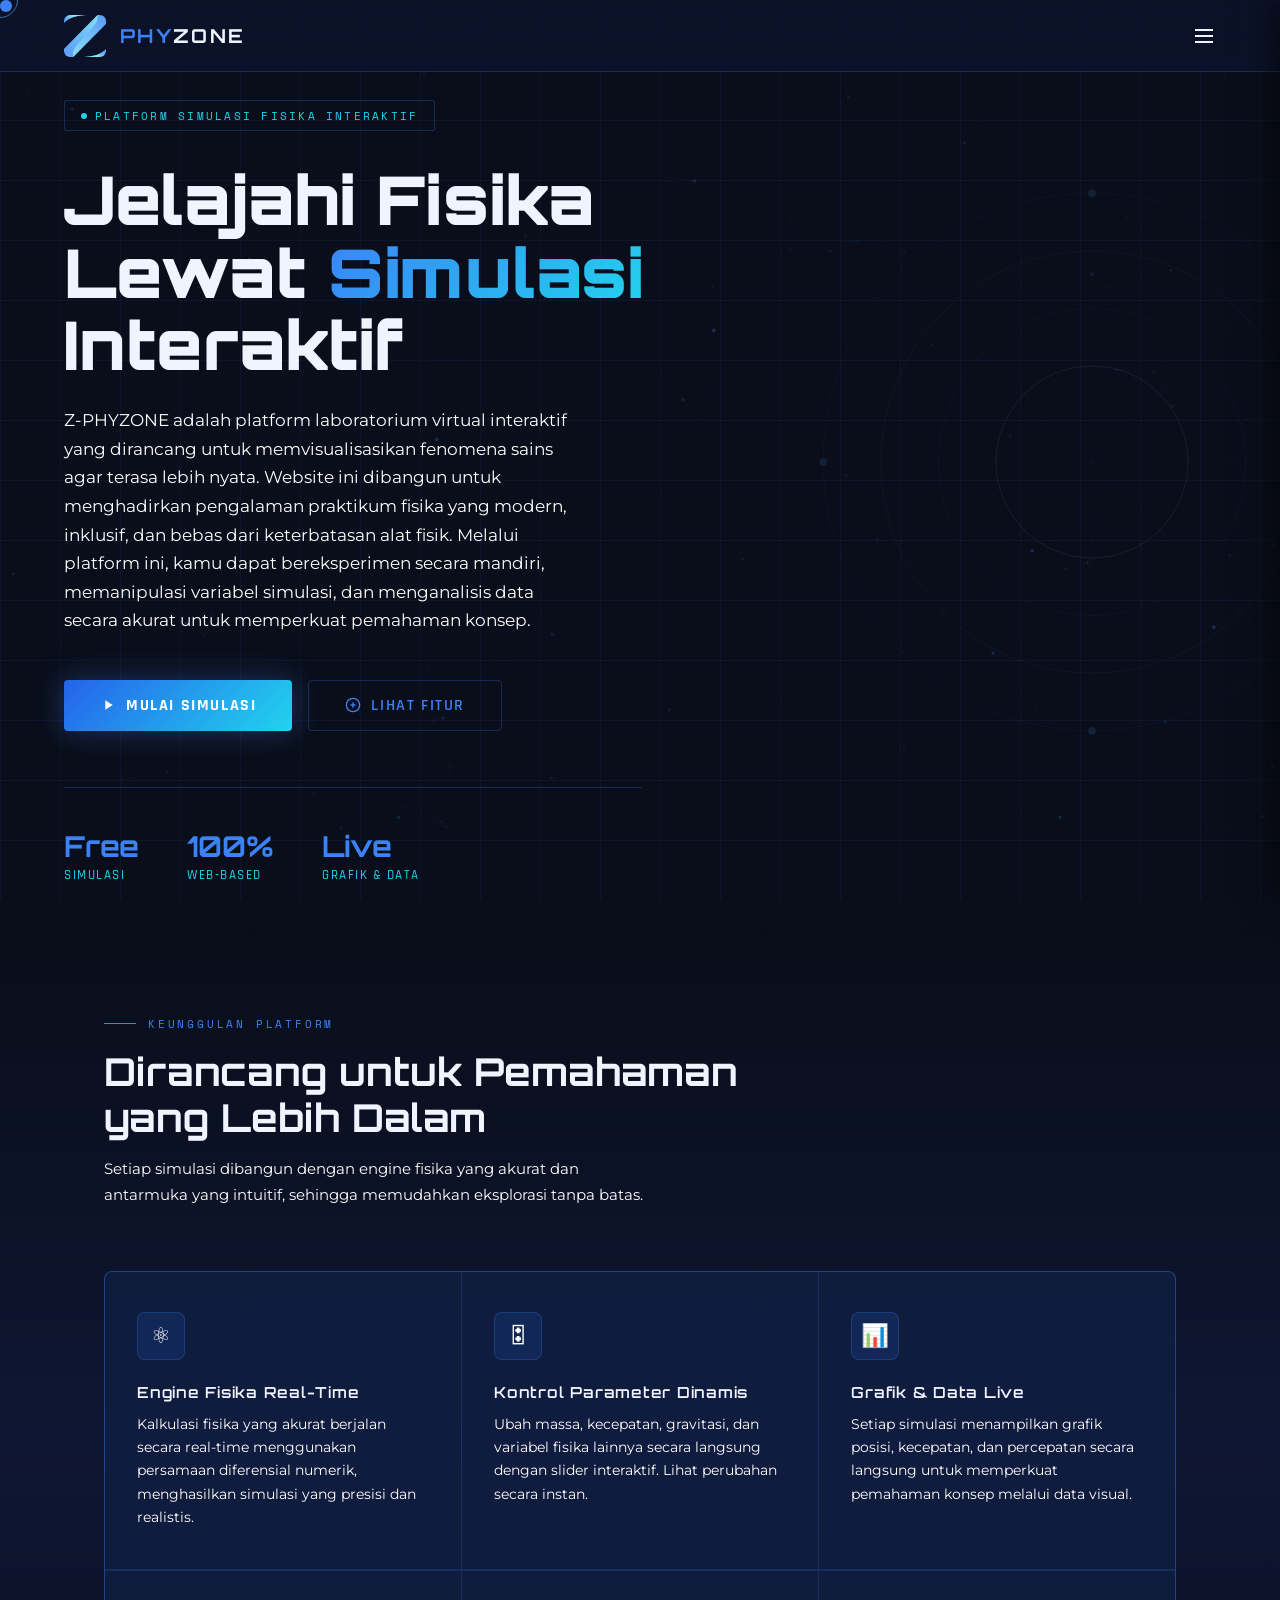
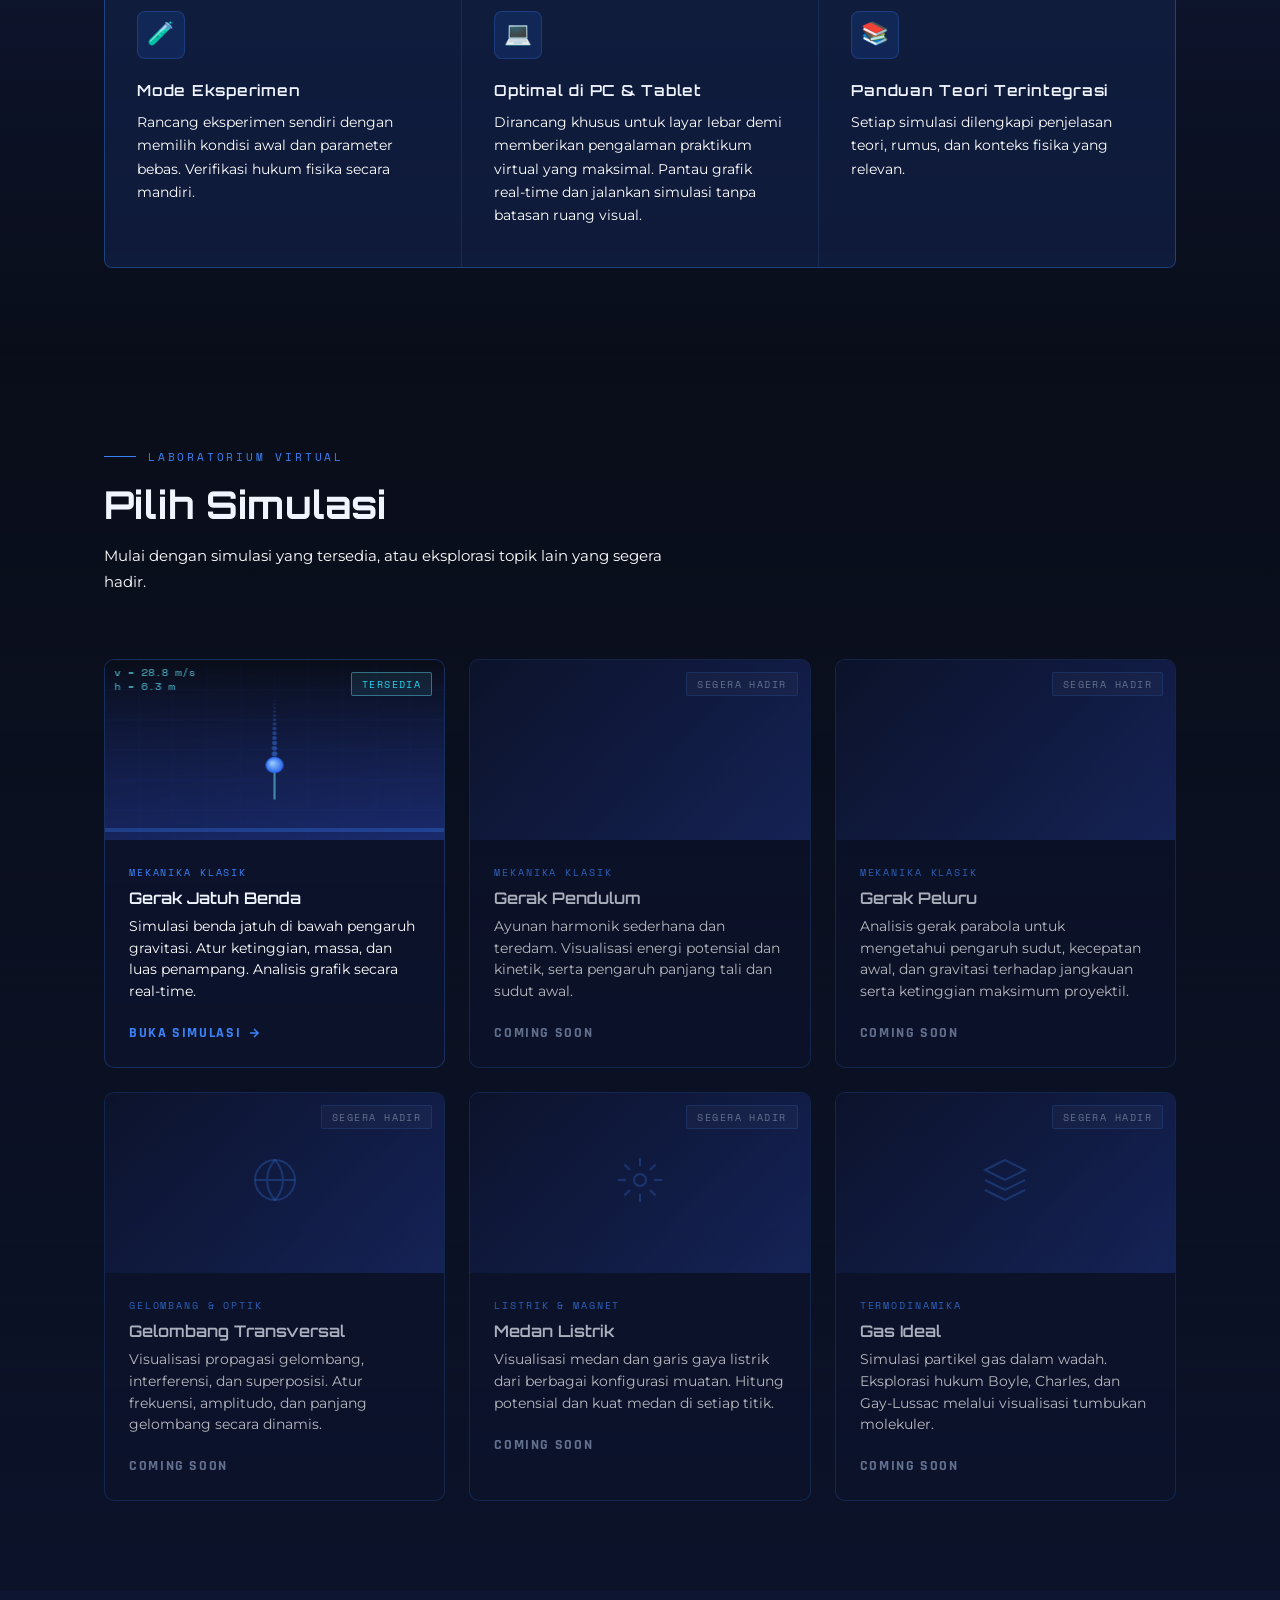
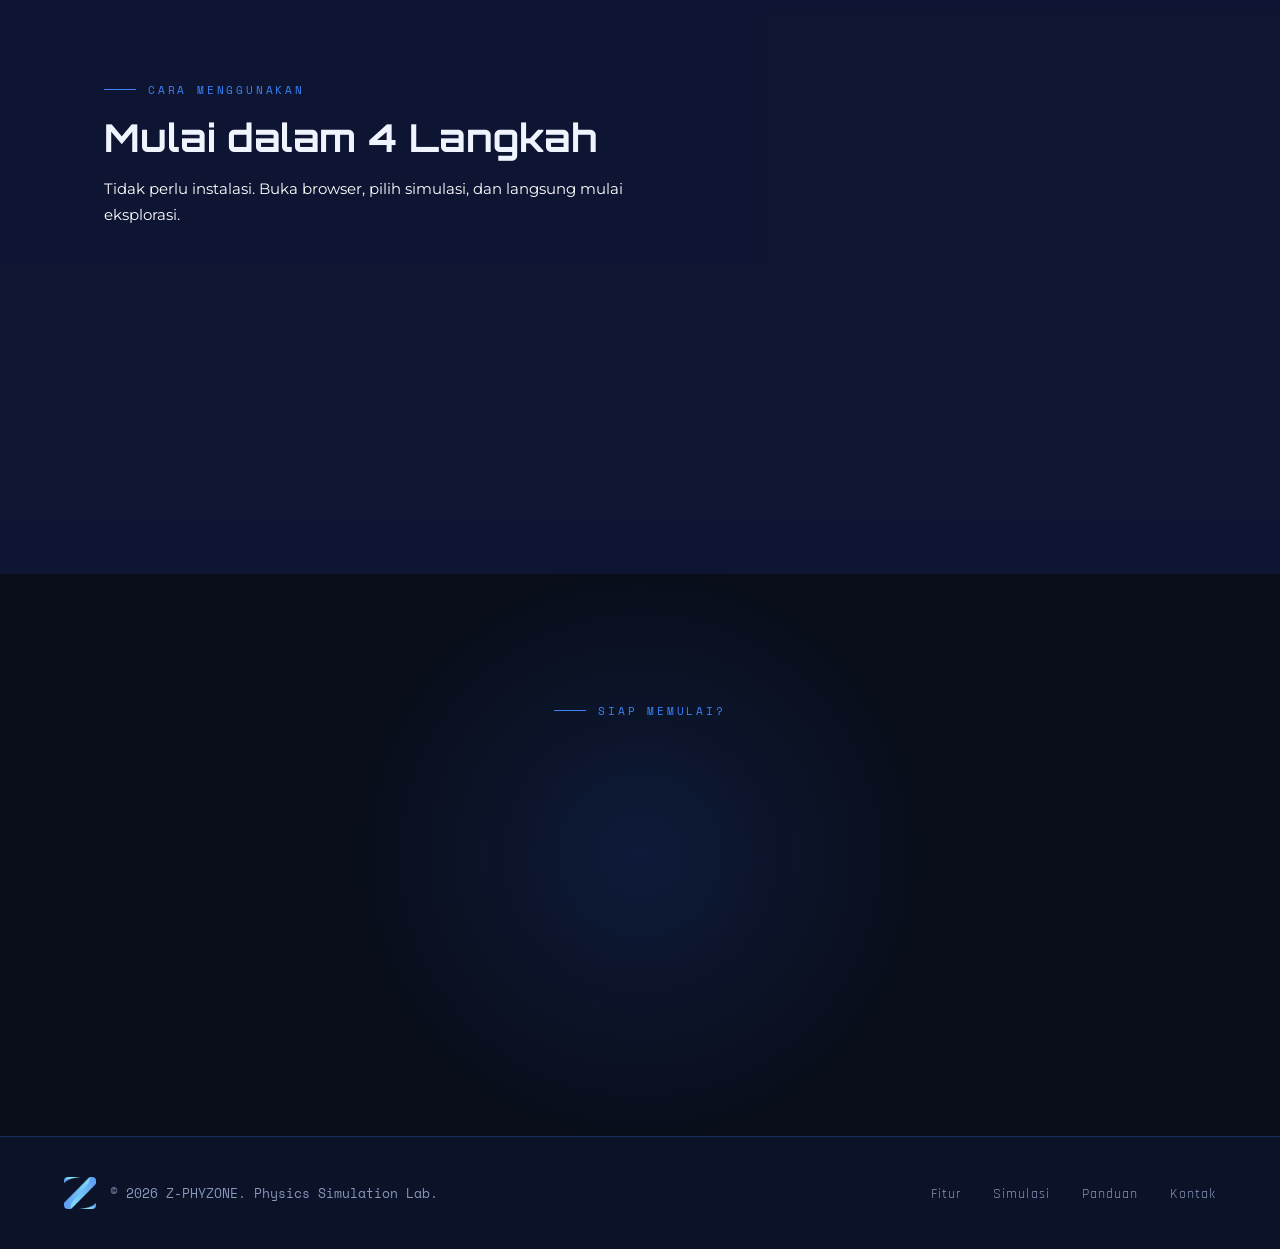
<file: index.html>
<!DOCTYPE html>
<html lang="id">
<head>
<meta charset="UTF-8">
<meta name="viewport" content="width=device-width, initial-scale=1.0">
<title>Z-PHYZONE | Physics Simulation Lab</title>

<link href="https://fonts.googleapis.com/css2?family=Montserrat:ital,wght@0,400;0,500;0,600;1,400&family=Orbitron:wght@400;600;700;900&family=Rajdhani:wght@300;400;500;600;700&family=Space+Mono:wght@400;700&display=swap" rel="stylesheet">
<link rel="stylesheet" href="opsi2.css">

<script>
    if (localStorage.getItem('theme') === 'light') {
        document.documentElement.classList.add('light-theme');
    }
</script>
</head>
<body>

<div class="cursor" id="cur"></div>
<div class="cursor-ring" id="curRing"></div>
<div class="grid-bg"></div>
<canvas id="canvas-bg"></canvas>

<nav>
  <a href="#" class="nav-logo">
    <img src="Logo.png" alt="Logo" class="logo-svg">
    <span class="logo-text"><span>PHY</span>ZONE</span>
  </a>

  <button class="menu-toggle" id="btn-open-sidebar">
    <svg width="24" height="24" viewBox="0 0 24 24" fill="none" stroke="currentColor" stroke-width="2"><line x1="3" y1="12" x2="21" y2="12"/><line x1="3" y1="6" x2="21" y2="6"/><line x1="3" y1="18" x2="21" y2="18"/></svg>
  </button>
</nav>

<div class="sidebar-overlay" id="sidebar-overlay"></div>
<aside class="right-sidebar" id="right-sidebar">
  <div class="sidebar-header">
    <span class="sidebar-title">Menu Navigasi</span>
    <button class="close-btn" id="btn-close-sidebar">✖</button>
  </div>
  <div class="sidebar-nav">
    <a href="#features" class="snav-item">Fitur Platform</a>
    <a href="#simulations" class="snav-item">Mode Simulasi</a>
    <a href="#how" class="snav-item">Cara Penggunaan</a>
    <a href="#about" class="snav-item">Tentang Lab</a>
  </div>
  <div class="sidebar-footer">
    <button class="btn-theme-toggle">🌞 Mode Terang</button>
  </div>
</aside>

<section class="hero" id="home">
  <svg class="hero-visual" viewBox="0 0 600 600" fill="none" xmlns="http://www.w3.org/2000/svg">
    <circle cx="300" cy="300" r="280" stroke="#3b82f6" stroke-width="0.5"/>
    <circle cx="300" cy="300" r="220" stroke="#60a5fa" stroke-width="0.5"/>
    <circle cx="300" cy="300" r="160" stroke="#3b82f6" stroke-width="0.5"/>
    <circle cx="300" cy="300" r="100" stroke="#93c5fd" stroke-width="0.8"/>
    <line x1="20" y1="300" x2="580" y2="300" stroke="#3b82f6" stroke-width="0.3"/>
    <line x1="300" y1="20" x2="300" y2="580" stroke="#3b82f6" stroke-width="0.3"/>
    <line x1="100" y1="100" x2="500" y2="500" stroke="#60a5fa" stroke-width="0.3"/>
    <line x1="500" y1="100" x2="100" y2="500" stroke="#60a5fa" stroke-width="0.3"/>
    <circle cx="300" cy="20" r="4" fill="#60a5fa"/>
    <circle cx="300" cy="580" r="4" fill="#60a5fa"/>
    <circle cx="20" cy="300" r="4" fill="#60a5fa"/>
    <circle cx="580" cy="300" r="4" fill="#60a5fa"/>
  </svg>

  <div class="hero-content">
    <div class="hero-tag">Platform Simulasi Fisika Interaktif</div>
    <h1>
      Jelajahi Fisika<br>
      Lewat <em>Simulasi</em><br>
      Interaktif
    </h1>
    <p class="hero-sub">
      Z-PHYZONE adalah platform laboratorium virtual interaktif yang dirancang untuk memvisualisasikan fenomena sains agar terasa lebih nyata. Website ini dibangun untuk menghadirkan pengalaman praktikum fisika yang modern, inklusif, dan bebas dari keterbatasan alat fisik. Melalui platform ini, kamu dapat bereksperimen secara mandiri, memanipulasi variabel simulasi, dan menganalisis data secara akurat untuk memperkuat pemahaman konsep.
    </p>

    <div class="hero-btns">
      <a href="#simulations" class="btn-primary">
        <svg width="16" height="16" viewBox="0 0 24 24" fill="currentColor"><path d="M8 5v14l11-7z"/></svg>
        Mulai Simulasi
      </a>
      <a href="#features" class="btn-outline">
        <svg width="16" height="16" viewBox="0 0 24 24" fill="none" stroke="currentColor" stroke-width="2"><circle cx="12" cy="12" r="10"/><line x1="12" y1="8" x2="12" y2="16"/><line x1="8" y1="12" x2="16" y2="12"/></svg>
        Lihat Fitur
      </a>
    </div>

    <div class="hero-stats">
      <div class="stat-item">
        <span class="stat-num">Free</span>
        <span class="stat-label">Simulasi</span>
      </div>
      <div class="stat-item">
        <span class="stat-num">100%</span>
        <span class="stat-label">Web-Based</span>
      </div>
      <div class="stat-item">
        <span class="stat-num">Live</span>
        <span class="stat-label">Grafik & Data</span>
      </div>
    </div>
  </div>
</section>

<section id="features">
  <div class="section-inner">
    <div class="section-label reveal">Keunggulan Platform</div>
    <h2 class="section-title reveal">Dirancang untuk Pemahaman<br>yang Lebih Dalam</h2>
    <p class="section-desc reveal">Setiap simulasi dibangun dengan engine fisika yang akurat dan antarmuka yang intuitif, sehingga memudahkan eksplorasi tanpa batas.</p>

    <div class="features-grid reveal">
      <div class="feature-card">
        <div class="feature-icon">⚛</div>
        <div class="feature-title">Engine Fisika Real-Time</div>
        <p class="feature-desc">Kalkulasi fisika yang akurat berjalan secara real-time menggunakan persamaan diferensial numerik, menghasilkan simulasi yang presisi dan realistis.</p>
      </div>
      <div class="feature-card">
        <div class="feature-icon">🎛</div>
        <div class="feature-title">Kontrol Parameter Dinamis</div>
        <p class="feature-desc">Ubah massa, kecepatan, gravitasi, dan variabel fisika lainnya secara langsung dengan slider interaktif. Lihat perubahan secara instan.</p>
      </div>
      <div class="feature-card">
        <div class="feature-icon">📊</div>
        <div class="feature-title">Grafik & Data Live</div>
        <p class="feature-desc">Setiap simulasi menampilkan grafik posisi, kecepatan, dan percepatan secara langsung untuk memperkuat pemahaman konsep melalui data visual.</p>
      </div>
      <div class="feature-card">
        <div class="feature-icon">🧪</div>
        <div class="feature-title">Mode Eksperimen</div>
        <p class="feature-desc">Rancang eksperimen sendiri dengan memilih kondisi awal dan parameter bebas. Verifikasi hukum fisika secara mandiri.</p>
      </div>
      <div class="feature-card">
        <div class="feature-icon">💻</div>
        <div class="feature-title">Optimal di PC & Tablet</div>
        <p class="feature-desc">Dirancang khusus untuk layar lebar demi memberikan pengalaman praktikum virtual yang maksimal. Pantau grafik real-time dan jalankan simulasi tanpa batasan ruang visual.</p>
      </div>
      <div class="feature-card">
        <div class="feature-icon">📚</div>
        <div class="feature-title">Panduan Teori Terintegrasi</div>
        <p class="feature-desc">Setiap simulasi dilengkapi penjelasan teori, rumus, dan konteks fisika yang relevan.</p>
      </div>
    </div>
  </div>
</section>

<section id="simulations">
  <div class="section-inner">
    <div class="section-label reveal">Laboratorium Virtual</div>
    <h2 class="section-title reveal">Pilih Simulasi</h2>
    <p class="section-desc reveal">Mulai dengan simulasi yang tersedia, atau eksplorasi topik lain yang segera hadir.</p>

    <div class="sim-grid reveal">
      <a href="index1.html" class="sim-card">
        <div class="sim-preview" id="prev-freefall">
          <canvas id="ffCanvas" width="300" height="180"></canvas>
          <span class="sim-badge badge-available">Tersedia</span>
        </div>
        <div class="sim-body">
          <div class="sim-category">Mekanika Klasik</div>
          <div class="sim-name">Gerak Jatuh Benda</div>
          <p class="sim-desc">Simulasi benda jatuh di bawah pengaruh gravitasi. Atur ketinggian, massa, dan luas penampang. Analisis grafik secara real-time.</p>
          <span class="sim-link">
            Buka Simulasi
            <svg width="14" height="14" viewBox="0 0 24 24" fill="none" stroke="currentColor" stroke-width="2.5"><path d="M5 12h14M12 5l7 7-7 7"/></svg>
          </span>
        </div>
      </a>

      <div class="sim-card" style="cursor:default; opacity:0.7;">
        <div class="sim-preview" id="prev-pendulum">
          <canvas id="penCanvas" width="300" height="180"></canvas>
          <span class="sim-badge badge-soon">Segera Hadir</span>
        </div>
        <div class="sim-body">
          <div class="sim-category">Mekanika Klasik</div>
          <div class="sim-name">Gerak Pendulum</div>
          <p class="sim-desc">Ayunan harmonik sederhana dan teredam. Visualisasi energi potensial dan kinetik, serta pengaruh panjang tali dan sudut awal.</p>
          <span class="sim-link" style="color:var(--gray);">Coming Soon</span>
        </div>
      </div>

      <div class="sim-card" style="cursor:default; opacity:0.7;">
        <div class="sim-preview" id="prev-projectile">
          <canvas id="projCanvas" width="300" height="180"></canvas>
          <span class="sim-badge badge-soon">Segera Hadir</span>
        </div>
        <div class="sim-body">
          <div class="sim-category">Mekanika Klasik</div>
          <div class="sim-name">Gerak Peluru</div>
          <p class="sim-desc">Analisis gerak parabola untuk mengetahui pengaruh sudut, kecepatan awal, dan gravitasi terhadap jangkauan serta ketinggian maksimum proyektil.</p>
          <span class="sim-link" style="color:var(--gray);">Coming Soon</span>
        </div>
      </div>

      <div class="sim-card" style="cursor:default; opacity:0.7;">
        <div class="sim-preview">
          <div style="text-align:center; color:rgba(59,130,246,0.4);">
            <svg width="48" height="48" viewBox="0 0 24 24" fill="none" stroke="currentColor" stroke-width="1"><circle cx="12" cy="12" r="10"/><path d="M2 12h20M12 2a15.3 15.3 0 0 1 4 10 15.3 15.3 0 0 1-4 10 15.3 15.3 0 0 1-4-10 15.3 15.3 0 0 1 4-10z"/></svg>
          </div>
          <span class="sim-badge badge-soon">Segera Hadir</span>
        </div>
        <div class="sim-body">
          <div class="sim-category">Gelombang & Optik</div>
          <div class="sim-name">Gelombang Transversal</div>
          <p class="sim-desc">Visualisasi propagasi gelombang, interferensi, dan superposisi. Atur frekuensi, amplitudo, dan panjang gelombang secara dinamis.</p>
          <span class="sim-link" style="color:var(--gray);">Coming Soon</span>
        </div>
      </div>

      <div class="sim-card" style="cursor:default; opacity:0.7;">
        <div class="sim-preview">
          <div style="text-align:center; color:rgba(59,130,246,0.4);">
            <svg width="48" height="48" viewBox="0 0 24 24" fill="none" stroke="currentColor" stroke-width="1"><circle cx="12" cy="12" r="3"/><path d="M12 1v4M12 19v4M4.22 4.22l2.83 2.83M16.95 16.95l2.83 2.83M1 12h4M19 12h4M4.22 19.78l2.83-2.83M16.95 7.05l2.83-2.83"/></svg>
          </div>
          <span class="sim-badge badge-soon">Segera Hadir</span>
        </div>
        <div class="sim-body">
          <div class="sim-category">Listrik & Magnet</div>
          <div class="sim-name">Medan Listrik</div>
          <p class="sim-desc">Visualisasi medan dan garis gaya listrik dari berbagai konfigurasi muatan. Hitung potensial dan kuat medan di setiap titik.</p>
          <span class="sim-link" style="color:var(--gray);">Coming Soon</span>
        </div>
      </div>

      <div class="sim-card" style="cursor:default; opacity:0.7;">
        <div class="sim-preview">
          <div style="text-align:center; color:rgba(59,130,246,0.4);">
            <svg width="48" height="48" viewBox="0 0 24 24" fill="none" stroke="currentColor" stroke-width="1"><path d="M12 2L2 7l10 5 10-5-10-5zM2 17l10 5 10-5M2 12l10 5 10-5"/></svg>
          </div>
          <span class="sim-badge badge-soon">Segera Hadir</span>
        </div>
        <div class="sim-body">
          <div class="sim-category">Termodinamika</div>
          <div class="sim-name">Gas Ideal</div>
          <p class="sim-desc">Simulasi partikel gas dalam wadah. Eksplorasi hukum Boyle, Charles, dan Gay-Lussac melalui visualisasi tumbukan molekuler.</p>
          <span class="sim-link" style="color:var(--gray);">Coming Soon</span>
        </div>
      </div>
    </div>
  </div>
</section>

<section id="how">
  <div class="section-inner">
    <div class="section-label reveal">Cara Menggunakan</div>
    <h2 class="section-title reveal">Mulai dalam 4 Langkah</h2>
    <p class="section-desc reveal">Tidak perlu instalasi. Buka browser, pilih simulasi, dan langsung mulai eksplorasi.</p>

    <div class="steps reveal">
      <div class="step">
        <div class="step-num">01</div>
        <div class="step-title">Pilih Simulasi</div>
        <p class="step-desc">Telusuri daftar simulasi berdasarkan topik fisika yang ingin kamu pelajari.</p>
      </div>
      <div class="step">
        <div class="step-num">02</div>
        <div class="step-title">Atur Parameter</div>
        <p class="step-desc">Gunakan slider dan input untuk menyesuaikan variabel sesuai skenario eksperimenmu.</p>
      </div>
      <div class="step">
        <div class="step-num">03</div>
        <div class="step-title">Jalankan & Amati</div>
        <p class="step-desc">Tekan Play dan saksikan simulasi berjalan dengan grafik dan data yang diperbarui langsung.</p>
      </div>
      <div class="step">
        <div class="step-num">04</div>
        <div class="step-title">Analisis Hasil</div>
        <p class="step-desc">Review data, baca teori pendamping, dan ulangi eksperimen dengan kondisi berbeda.</p>
      </div>
    </div>
  </div>
</section>

<section id="cta">
  <div class="cta-glow"></div>
  <div class="section-inner">
    <div class="section-label reveal" style="justify-content:center;">Siap Memulai?</div>
    <h2 class="reveal">Fisika Jadi <em>Hidup</em><br>di Z-PHYZONE</h2>
    <p class="reveal">Jadikan simulasi sebagai bagian dari cara belajarmu. Gratis, interaktif, dan selalu diperbarui.</p>
    <div style="display:flex;gap:1rem;justify-content:center;flex-wrap:wrap;" class="reveal">
      <a href="#simulations" class="btn-primary">
        <svg width="16" height="16" viewBox="0 0 24 24" fill="currentColor"><path d="M8 5v14l11-7z"/></svg>
        Mulai Sekarang
      </a>
    </div>
  </div>
</section>

<footer id="about">
  <div class="footer-left">
    <img src="Logo.png" alt="Logo" style="width:32px; height:32px; object-fit:contain; border-radius:4px;">
    <span class="footer-copy">© 2026 Z-PHYZONE. Physics Simulation Lab.</span>
  </div>
  <ul class="footer-links">
    <li><a href="#features">Fitur</a></li>
    <li><a href="#simulations">Simulasi</a></li>
    <li><a href="#how">Panduan</a></li>
    <li><a href="mailto:zofficialcontact.id@gmail.com">Kontak</a></li>
  </ul>
</footer>

<script src="opsi2.js"></script>
</body>
</html>
</file>
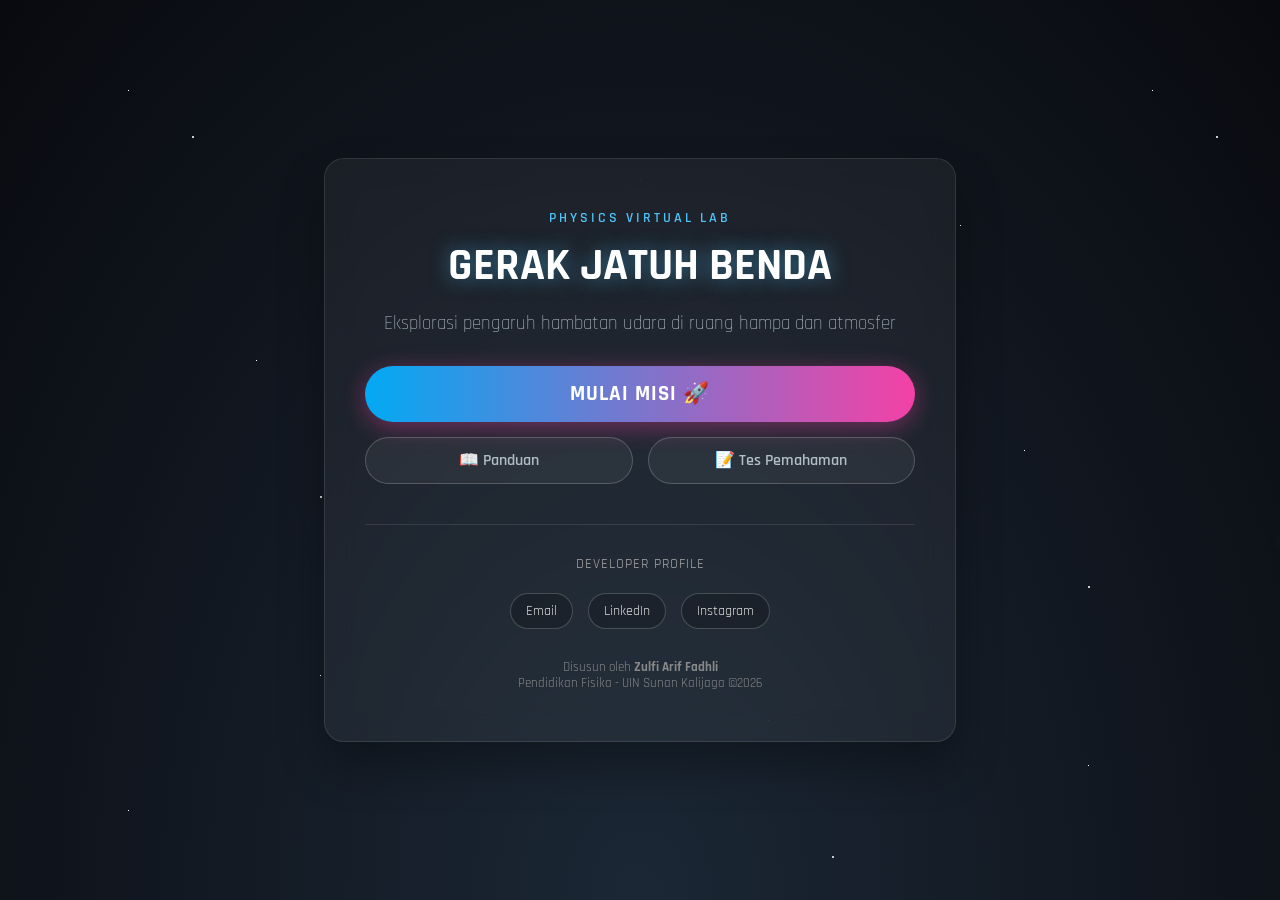
<file: home.html>
<!DOCTYPE html>
<html lang="id">
<head>
    <meta charset="UTF-8">
    <meta name="viewport" content="width=device-width, initial-scale=1.0">
    
    <meta name="description" content="Laboratorium virtual dan simulasi gerak jatuh bebas dengan hambatan udara. Media pembelajaran fisika interaktif untuk mengatasi miskonsepsi siswa.">
    <meta name="keywords" content="simulasi fisika, gerak jatuh bebas, hambatan udara, virtual lab, miskonsepsi fisika">
    
    <title>Laboratorium Virtual - Gerak Jatuh</title>
    
    <link href="https://fonts.googleapis.com/css2?family=Rajdhani:wght@400;600;700&display=swap" rel="stylesheet">

    <style>
        /* --- 1. SETTING DASAR & TEMA LUAR ANGKASA --- */
        body {
            margin: 0; padding: 0;
            font-family: 'Rajdhani', sans-serif;
            background: radial-gradient(ellipse at bottom, #1B2735 0%, #090A0F 100%);
            min-height: 100vh;
            display: flex;
            align-items: center;
            justify-content: center;
            color: #fff;
            opacity: 1;
            transition: opacity 0.8s ease-in-out;
            /* Hapus overflow: hidden agar di HP kecil masih bisa di-scroll jika kontennya panjang */
        }

        body.fade-out { opacity: 0; }

        /* --- 2. ANIMASI LATAR BELAKANG (BINTANG & KOMET) --- */
        #stars-container {
            position: fixed; top: 0; left: 0; width: 100%; height: 100%; z-index: -1;
            overflow: hidden; /* Pindahkan overflow ke sini agar animasi bintang tidak merusak scroll */
        }
        .stars-layer {
            width: 1px; height: 1px; background: transparent;
            box-shadow: 10vw 10vh #fff, 20vw 40vh #fff, 50vw 20vh #fff, 80vw 50vh #fff, 
                        60vw 80vh #fff, 90vw 10vh #fff, 30vw 60vh #fff, 10vw 90vh #fff,
                        45vw 45vh #fff, 75vw 25vh #fff, 25vw 75vh #fff, 85vw 85vh #fff;
            animation: animStar 100s linear infinite;
        }
        .stars-layer.s2 {
            width: 2px; height: 2px;
            box-shadow: 15vw 15vh #ccc, 25vw 55vh #ccc, 55vw 35vh #ccc, 85vw 65vh #ccc,
                        65vw 95vh #ccc, 95vw 15vh #ccc;
            animation-duration: 150s;
        }

        @keyframes animStar { from { transform: translateY(0px); } to { transform: translateY(-200px); } }

        .shooting-star {
            position: absolute; top: 50%; left: 50%;
            width: 4px; height: 4px;
            background: linear-gradient(-45deg, #5f91ff, rgba(0, 0, 255, 0));
            border-radius: 999px;
            filter: drop-shadow(0 0 6px #699bff);
            animation: tail 3s ease-in-out infinite, shooting 3s ease-in-out infinite;
        }
        .shooting-star::before {
            content: ''; position: absolute; top: calc(50% - 1px); right: 0;
            height: 2px;
            background: linear-gradient(-45deg, rgba(0, 0, 255, 0), #5f91ff, rgba(0, 0, 255, 0));
            transform: translateX(50%) rotateZ(45deg);
            border-radius: 100%; animation: shining 3s ease-in-out infinite;
        }
        .shooting-star:nth-child(1) { top: 0; left: 70%; animation-delay: 2s; }
        .shooting-star:nth-child(2) { top: 20%; left: 100%; animation-delay: 5s; }
        .shooting-star:nth-child(3) { top: 60%; left: 100%; animation-delay: 8s; }

        @keyframes tail { 0% { width: 0; } 30% { width: 100px; } 100% { width: 0; } }
        @keyframes shining { 0% { width: 0; } 50% { width: 30px; } 100% { width: 0; } }
        @keyframes shooting { 0% { transform: translateX(0); } 100% { transform: translateX(-320px) translateY(320px); } }

        /* --- 3. KARTU UTAMA --- */
        .card {
            background: rgba(255, 255, 255, 0.05);
            backdrop-filter: blur(15px);
            -webkit-backdrop-filter: blur(15px);
            border: 1px solid rgba(255, 255, 255, 0.1);
            width: 90%; max-width: 550px; 
            padding: 50px 40px;
            border-radius: 20px; 
            text-align: center;
            box-shadow: 0 25px 45px rgba(0,0,0,0.3);
            z-index: 10;
            margin: 20px 0; /* Memberi ruang atas bawah jika layar terlalu pendek */
        }

        /* --- 4. TYPOGRAPHY --- */
        .top-label {
            font-size: 0.9rem; font-weight: 600; color: #4fc3f7;
            letter-spacing: 3px; text-transform: uppercase; margin-bottom: 15px;
        }
        h1 {
            font-size: 2.8rem; margin: 10px 0; line-height: 1.1;
            text-shadow: 0 0 20px rgba(79, 195, 247, 0.5);
        }
        .subtitle { color: #b0bec5; font-size: 1.2rem; margin-bottom: 30px; font-weight: 300; }

        /* --- 5. TOMBOL MULAI & SEKUNDER --- */
        .btn-start {
            display: flex; justify-content: center; align-items: center;
            background: linear-gradient(90deg, #03a9f4, #f441a5);
            color: white; text-decoration: none;
            font-size: 1.3rem; font-weight: 700; letter-spacing: 1px;
            padding: 15px 50px; border-radius: 50px;
            box-shadow: 0 5px 25px rgba(244, 65, 165, 0.4);
            transition: all 0.3s ease; cursor: pointer;
        }
        .btn-start:hover {
            transform: scale(1.05);
            box-shadow: 0 10px 40px rgba(3, 169, 244, 0.6);
        }

        .action-group {
            display: flex; flex-direction: column; gap: 15px; margin-top: 10px;
        }
        .secondary-actions {
            display: flex; gap: 15px; justify-content: center;
        }
        .btn-secondary {
            display: flex; align-items: center; justify-content: center; gap: 8px;
            background: rgba(255, 255, 255, 0.05);
            color: #b0bec5; text-decoration: none;
            font-size: 1rem; font-weight: 600;
            padding: 12px 20px; border-radius: 30px;
            border: 1px solid rgba(255, 255, 255, 0.2);
            transition: all 0.3s ease; cursor: pointer; flex: 1;
        }
        .btn-secondary:hover {
            background: rgba(255, 255, 255, 0.15);
            color: #fff; border-color: #03a9f4;
            box-shadow: 0 0 15px rgba(3, 169, 244, 0.4);
            transform: translateY(-2px);
        }

        /* --- 6. DEVELOPER SECTION --- */
        .divider { height: 1px; background: rgba(255,255,255,0.1); margin: 40px 0 30px 0; }
        .dev-title { font-size: 0.9rem; color: #aaa; letter-spacing: 1px; margin-bottom: 20px; }

        .social-container { display: flex; justify-content: center; gap: 15px; flex-wrap: wrap; }
        .social-btn {
            text-decoration: none; color: #ddd;
            font-size: 0.85rem; padding: 8px 15px;
            border: 1px solid rgba(255,255,255,0.2);
            border-radius: 20px; background: rgba(0,0,0,0.2);
            transition: all 0.3s; display: flex; align-items: center; gap: 5px;
        }
        .social-btn:hover {
            border-color: #03a9f4; color: #fff; background: #03a9f4;
            box-shadow: 0 0 15px #03a9f4;
        }
        .copyright { margin-top: 30px; font-size: 0.8rem; color: #888; }

        /* --- 7. MEDIA QUERIES (RESPONSIVENESS UNTUK HP/TABLET) --- */
        @media (max-width: 600px) {
            .card {
                padding: 30px 20px; /* Kurangi padding agar tidak terlalu sesak di HP */
                width: 95%;
            }
            h1 {
                font-size: 2.2rem; /* Kecilkan ukuran judul */
            }
            .subtitle {
                font-size: 1rem; /* Kecilkan subjudul */
                margin-bottom: 25px;
            }
            .btn-start {
                padding: 12px 30px;
                font-size: 1.1rem;
            }
            .secondary-actions {
                flex-direction: column; /* Tombol Panduan & Tes ditumpuk ke bawah */
                gap: 10px;
            }
            .social-container {
                gap: 10px;
            }
            .social-btn {
                font-size: 0.75rem;
                padding: 6px 12px;
            }
            .divider {
                margin: 30px 0 20px 0;
            }
        }
    </style>
</head>
<body>

    <div id="stars-container">
        <div class="stars-layer"></div>
        <div class="stars-layer s2"></div>
        <div class="shooting-star"></div>
        <div class="shooting-star"></div>
        <div class="shooting-star"></div>
    </div>

    <div class="card">
        <div class="top-label">PHYSICS VIRTUAL LAB</div>
        <h1>GERAK JATUH BENDA</h1>
        <p class="subtitle">
            Eksplorasi pengaruh hambatan udara di ruang hampa dan atmosfer
        </p>

        <div class="action-group">
            <a href="Fiks.html" class="btn-start" id="startBtn">
                MULAI MISI 🚀
            </a>
            
            <div class="secondary-actions">
                <a href="https://drive.google.com/drive/folders/1EC4a-pBNdR6ZC78wF3a1h9vQtJ9ItJI2?usp=sharing" target="_blank" class="btn-secondary">
                    📖 Panduan
                </a>
                
                <a href="https://forms.gle/mGYEiT1XLhx7viJz5" target="_blank" class="btn-secondary">
                    📝 Tes Pemahaman
                </a>
            </div>
        </div>

        <div class="divider"></div>

        <div>
            <div class="dev-title">DEVELOPER PROFILE</div>
            <div class="social-container">
                <a href="mailto:zofficialcontact.id@gmail.com" class="social-btn"> Email</a>
                <a href="https://www.linkedin.com/in/zulfi-arif-fadhli-198a80280/" target="_blank" class="social-btn"> LinkedIn</a>
                <a href="https://www.instagram.com/zulfi_arif_fadhli/" target="_blank" class="social-btn"> Instagram</a>
            </div>
            <div class="copyright">
                Disusun oleh <strong>Zulfi Arif Fadhli</strong><br>
                Pendidikan Fisika - UIN Sunan Kalijaga ©2026
            </div>
        </div>
    </div>

    <script>
        document.getElementById('startBtn').addEventListener('click', function(e) {
            e.preventDefault();
            document.body.classList.add('fade-out');
            setTimeout(function() {
                window.location.href = e.target.closest('a').href;
            }, 800); 
        });
    </script>

</body>
</html>
</file>
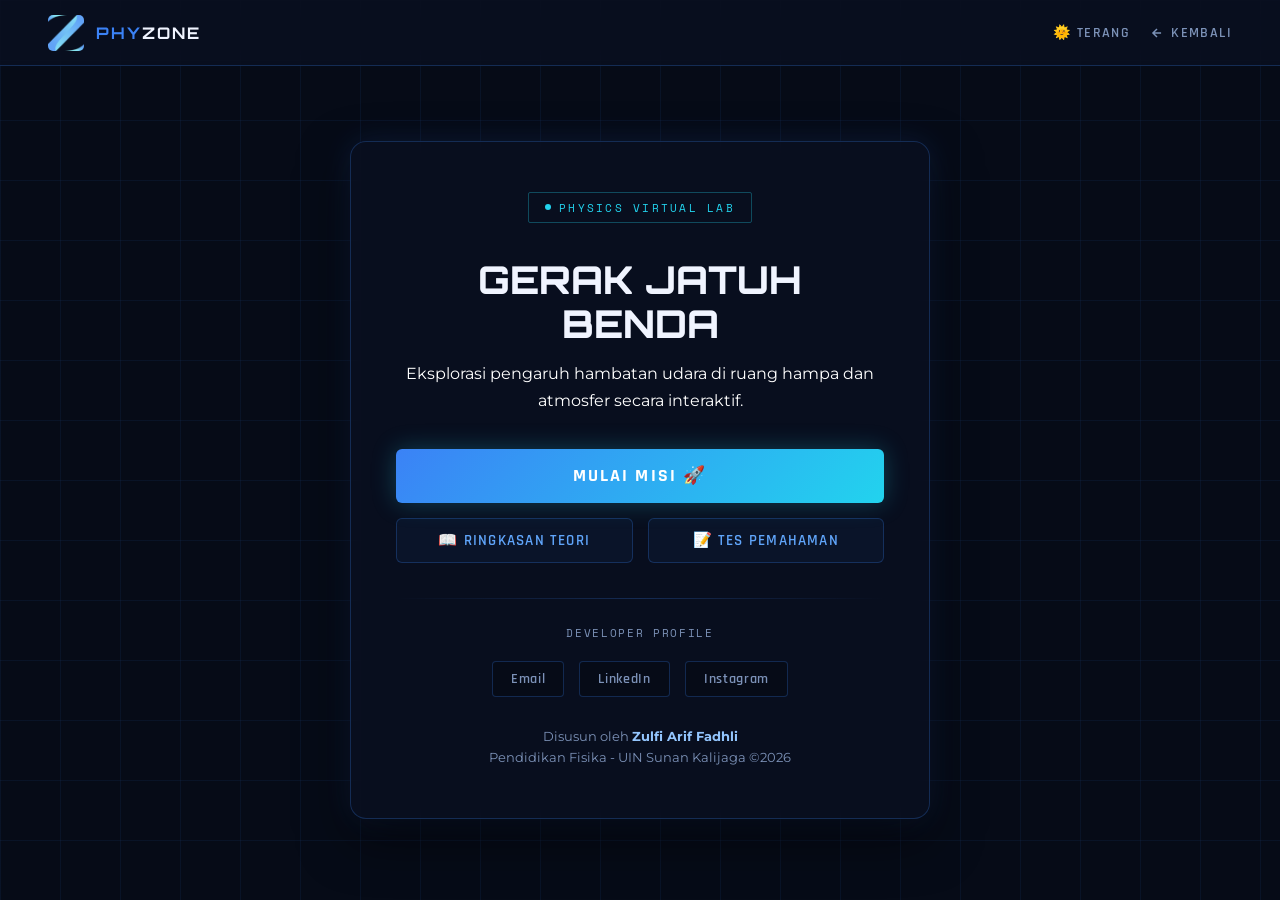
<file: index1.html>
<!DOCTYPE html>
<html lang="id">
<head>
<meta charset="UTF-8">
<meta name="viewport" content="width=device-width, initial-scale=1.0">
<title>Laboratorium Virtual - Gerak Jatuh | Z-PHYZONE</title>

<link href="https://fonts.googleapis.com/css2?family=Montserrat:ital,wght@0,400;0,500;0,600;1,400&family=Orbitron:wght@400;600;700;900&family=Rajdhani:wght@300;400;500;600;700&family=Space+Mono:wght@400;700&display=swap" rel="stylesheet">

<script>
    if (localStorage.getItem('theme') === 'light') {
        document.documentElement.classList.add('light-theme');
    }
</script>

<style>
/* TEMA GELAP (DEFAULT) */
:root {
  --bg: #060b17;
  --bg2: #0a1020;
  --blue: #2563eb;
  --blue-b: #3b82f6;
  --blue-l: #60a5fa;
  --blue-g: #93c5fd;
  --cyan: #22d3ee;
  --white: #ffffff; /* Putih bersih */
  --text-title: #f0f4ff;
  --muted: #7c92b8;
  --border: rgba(59,130,246,0.25);
  --glass: rgba(10,16,32,0.85);
}

/* TEMA TERANG */
:root.light-theme {
  --bg: #f4f7fb;
  --bg2: #ffffff;
  --blue: #2563eb;
  --blue-b: #3b82f6;
  --blue-l: #2563eb;
  --blue-g: #1d4ed8;
  --cyan: #0284c7;
  --white: #0f172a; 
  --text-title: #0f172a;
  --muted: #475569; 
  --border: rgba(37, 99, 235, 0.3);
  --glass: rgba(255, 255, 255, 0.85);
}

* { margin: 0; padding: 0; box-sizing: border-box; }

body {
  font-family: 'Rajdhani', sans-serif;
  background: var(--bg);
  color: var(--text-title);
  min-height: 100vh;
  display: flex; flex-direction: column;
  opacity: 1; transition: opacity 0.8s ease-in-out, background 0.4s, color 0.4s;
  overflow-x: hidden;
}

body.fade-out { opacity: 0; }

.grid-bg {
  position: fixed; top: 0; left: 0; right: 0; bottom: 0;
  background-image:
    linear-gradient(var(--border) 1px, transparent 1px),
    linear-gradient(90deg, var(--border) 1px, transparent 1px);
  background-size: 60px 60px;
  pointer-events: none; z-index: -1; opacity: 0.3;
}

nav {
  position: fixed; top: 0; left: 0; right: 0; z-index: 100;
  display: flex; align-items: center; justify-content: space-between;
  padding: 0 3rem; height: 66px;
  background: var(--glass); backdrop-filter: blur(20px);
  border-bottom: 1px solid var(--border);
}
.nav-logo { display: flex; align-items: center; gap: 12px; text-decoration: none; }
.nav-logo img { width: 36px; height: 36px; border-radius: 5px; object-fit: contain; }
.logo-text { font-family: 'Orbitron', sans-serif; font-size: 1rem; font-weight: 700; letter-spacing: .12em; color: var(--text-title); }
.logo-text span { color: var(--blue-b); }

.nav-actions { display: flex; gap: 20px; align-items: center; }

.nav-back, .btn-theme-toggle {
  font-family: 'Rajdhani', sans-serif; font-size: .88rem; font-weight: 600;
  letter-spacing: .1em; text-transform: uppercase; color: var(--muted);
  text-decoration: none; display: flex; align-items: center; gap: 7px;
  background: transparent; border: none; cursor: pointer;
  transition: color 0.2s;
}
.nav-back:hover, .btn-theme-toggle:hover { color: var(--cyan); }
.nav-back svg { transition: transform 0.2s; }
.nav-back:hover svg { transform: translateX(-3px); }

.main-wrapper { flex: 1; display: flex; align-items: center; justify-content: center; padding: 100px 20px 40px; position: relative; z-index: 1; }

.card {
  background: var(--glass); backdrop-filter: blur(15px); -webkit-backdrop-filter: blur(15px);
  border: 1px solid var(--border); width: 100%; max-width: 580px; 
  padding: 50px 45px; border-radius: 16px; text-align: center;
  box-shadow: 0 20px 50px rgba(0,0,0,0.5), 0 0 30px rgba(59,130,246,0.15);
  transition: background 0.4s;
}

.top-label {
  display: inline-flex; align-items: center; gap: 8px;
  font-family: 'Space Mono', monospace; font-size: 0.7rem;
  color: var(--cyan); letter-spacing: 0.2em; text-transform: uppercase;
  border: 1px solid rgba(34,211,238,0.3); padding: 6px 16px;
  border-radius: 2px; margin-bottom: 1.5rem;
}
.top-label::before { content: ''; width: 6px; height: 6px; background: var(--cyan); border-radius: 50%; animation: blink 1.4s infinite; }
@keyframes blink { 0%, 100% { opacity: 1; } 50% { opacity: 0.2; } }

h1 { font-family: 'Orbitron', sans-serif; font-size: 2.4rem; font-weight: 800; margin: 10px 0; line-height: 1.15; color: var(--text-title); }

.subtitle { font-family: 'Montserrat', sans-serif; color: var(--white); font-size: 1rem; margin-top: 15px; margin-bottom: 35px; line-height: 1.7; transition: color 0.4s; }

.action-group { display: flex; flex-direction: column; gap: 15px; }

.btn-start {
  display: flex; justify-content: center; align-items: center; gap: 10px;
  font-family: 'Rajdhani', sans-serif; font-size: 1.1rem; font-weight: 700;
  letter-spacing: 0.12em; text-transform: uppercase;
  color: #fff; background: linear-gradient(135deg, var(--blue-b), var(--cyan));
  padding: 16px 40px; border-radius: 6px; text-decoration: none;
  transition: transform 0.2s, box-shadow 0.2s;
  box-shadow: 0 0 25px rgba(34,211,238,0.25);
}
.btn-start:hover { transform: translateY(-2px); box-shadow: 0 5px 35px rgba(34,211,238,0.4); }

.secondary-actions { display: flex; gap: 15px; justify-content: center; }

.btn-secondary {
  display: flex; align-items: center; justify-content: center; gap: 8px;
  font-family: 'Rajdhani', sans-serif; font-size: 0.95rem; font-weight: 600;
  letter-spacing: 0.08em; text-transform: uppercase;
  color: var(--blue-l); background: rgba(59,130,246,0.05);
  padding: 12px 20px; border-radius: 6px; border: 1px solid var(--border);
  text-decoration: none; transition: all 0.2s; flex: 1;
}
.btn-secondary:hover { background: rgba(59,130,246,0.15); color: var(--blue-b); border-color: var(--blue-b); box-shadow: 0 0 15px rgba(59,130,246,0.2); }

.divider { height: 1px; background: linear-gradient(90deg, transparent, var(--border), transparent); margin: 35px 0 25px 0; }
.dev-title { font-family: 'Space Mono', monospace; font-size: 0.7rem; color: var(--muted); letter-spacing: 0.15em; margin-bottom: 20px; text-transform: uppercase; }

.social-container { display: flex; justify-content: center; gap: 15px; flex-wrap: wrap; }
.social-btn {
  font-family: 'Rajdhani', sans-serif; font-weight: 600; text-decoration: none; color: var(--muted); letter-spacing: 0.05em;
  font-size: 0.85rem; padding: 8px 18px; border: 1px solid var(--border); border-radius: 4px; background: rgba(0,0,0,0.2);
  transition: all 0.2s; display: flex; align-items: center; gap: 5px;
}
.social-btn:hover { border-color: var(--cyan); color: #fff; background: var(--cyan); box-shadow: 0 0 15px rgba(34,211,238,0.4); }
:root.light-theme .social-btn:hover { color: #fff; }

.copyright { font-family: 'Montserrat', sans-serif; margin-top: 30px; font-size: 0.8rem; color: var(--muted); line-height: 1.6; }
.copyright strong { color: var(--blue-g); }

@media (max-width: 600px) {
  nav { padding: 0 1.2rem; }
  .card { padding: 40px 25px; width: 95%; }
  h1 { font-size: 1.9rem; }
  .subtitle { font-size: 0.9rem; margin-bottom: 25px; }
  .btn-start { padding: 14px 20px; font-size: 1rem; }
  .secondary-actions { flex-direction: column; gap: 12px; }
  .social-container { gap: 10px; }
  .social-btn { font-size: 0.8rem; padding: 8px 12px; }
  .divider { margin: 30px 0 20px 0; }
}
</style>
</head>
<body>

<div class="grid-bg"></div>

<nav>
  <a href="index.html" class="nav-logo">
    <img src="Logo.png" alt="Logo Z-PHYZONE">
    <span class="logo-text"><span>PHY</span>ZONE</span>
  </a>
  <div class="nav-actions">
    <button class="btn-theme-toggle" id="theme-btn">🌞 Tema</button>
    <a href="index.html" class="nav-back">
        <svg width="14" height="14" viewBox="0 0 24 24" fill="none" stroke="currentColor" stroke-width="2.5"><path d="M19 12H5M12 19l-7-7 7-7"/></svg>
        Kembali
    </a>
  </div>
</nav>

<div class="main-wrapper">
  <div class="card">
      <div class="top-label">Physics Virtual Lab</div>
      <h1>GERAK JATUH BENDA</h1>
      <p class="subtitle">
          Eksplorasi pengaruh hambatan udara di ruang hampa dan atmosfer secara interaktif.
      </p>

      <div class="action-group">
          <a href="Fiks.html" class="btn-start" id="startBtn">
              MULAI MISI 🚀
          </a>
          
          <div class="secondary-actions">
              <a href="materi.html" class="btn-secondary">
                  📖 Ringkasan Teori
              </a>
              
              <a href="https://forms.gle/ZMGs57j7Dk1EVab19" target="_blank" class="btn-secondary">
                  📝 Tes Pemahaman
              </a>
          </div>
      </div>

      <div class="divider"></div>

      <div>
          <div class="dev-title">Developer Profile</div>
          <div class="social-container">
              <a href="mailto:zofficialcontact.id@gmail.com" class="social-btn">Email</a>
              <a href="https://www.linkedin.com/in/zulfi-arif-fadhli-198a80280/" target="_blank" class="social-btn">LinkedIn</a>
              <a href="https://www.instagram.com/zulfi_arif_fadhli/" target="_blank" class="social-btn">Instagram</a>
          </div>
          <div class="copyright">
              Disusun oleh <strong>Zulfi Arif Fadhli</strong><br>
              Pendidikan Fisika - UIN Sunan Kalijaga ©2026
          </div>
      </div>
  </div>
</div>

<script>
  // THEME SCRIPT
  const themeBtn = document.getElementById('theme-btn');
  function updateThemeUI() {
      const isLight = document.documentElement.classList.contains('light-theme');
      if(themeBtn) themeBtn.innerHTML = isLight ? '🌙 Gelap' : '🌞 Terang';
  }
  updateThemeUI();
  if(themeBtn) {
      themeBtn.addEventListener('click', () => {
          document.documentElement.classList.toggle('light-theme');
          const isLight = document.documentElement.classList.contains('light-theme');
          localStorage.setItem('theme', isLight ? 'light' : 'dark');
          updateThemeUI();
      });
  }

  // TRANSITION MISION
  document.getElementById('startBtn').addEventListener('click', function(e) {
      e.preventDefault();
      document.body.classList.add('fade-out');
      setTimeout(function() {
          window.location.href = e.target.closest('a').href;
      }, 800); 
  });
</script>

</body>
</html>
</file>
<file: opsi2.css>
@import url('https://fonts.googleapis.com/css2?family=Montserrat:wght@400;500;600;700&display=swap');

/* TEMA GELAP (DEFAULT) */
:root {
  --blue-deep: #0a0e1a;
  --blue-dark: #0d1530;
  --blue-mid: #1a2a6c;
  --blue-bright: #2563eb;
  --blue-electric: #3b82f6;
  --blue-light: #60a5fa;
  --blue-glow: #93c5fd;
  --cyan: #22d3ee;
  --white: #ffffff; /* Putih bersih di mode gelap */
  --text-title: #f0f4ff;
  --gray: #8899bb;
  --border: rgba(59,130,246,0.25);
  --glass: rgba(13,21,48,0.7);
  --glass2: rgba(26,42,108,0.3);
  --glass-sidebar: rgba(10,16,32,0.95);
}

/* TEMA TERANG */
:root.light-theme {
  --blue-deep: #f4f7fb;     
  --blue-dark: #e2e8f0;     
  --blue-mid: #cbd5e1;
  --blue-bright: #2563eb;   
  --blue-electric: #2563eb; 
  --blue-light: #3b82f6;
  --blue-glow: #1d4ed8;
  --cyan: #0284c7;          
  --white: #000000;         /* Hitam gelap murni di mode terang */
  --text-title: #0f172a;
  --gray: #475569;          
  --border: rgba(37, 99, 235, 0.3);
  --glass: rgba(255, 255, 255, 0.85); 
  --glass2: rgba(255, 255, 255, 0.5);
  --glass-sidebar: rgba(255, 255, 255, 0.95);
}

* { margin:0; padding:0; box-sizing:border-box; }
html { scroll-behavior: smooth; }

body {
  font-family: 'Rajdhani', sans-serif;
  background: var(--blue-deep);
  color: var(--white);
  overflow-x: hidden;
  cursor: none;
  transition: background 0.4s ease, color 0.4s ease;
}

/* CUSTOM CURSOR */
.cursor {
  width: 12px; height: 12px;
  background: var(--blue-electric);
  border-radius: 50%;
  position: fixed; top:0; left:0;
  pointer-events: none; z-index:9999;
  transition: transform 0.1s ease;
}
.cursor-ring {
  width: 36px; height: 36px;
  border: 1.5px solid var(--blue-light);
  border-radius: 50%;
  position: fixed; top:0; left:0;
  pointer-events: none; z-index:9998;
  transition: transform 0.15s ease, opacity 0.2s;
  opacity: 0.6;
}
:root.light-theme .cursor { background: var(--blue-bright); }
:root.light-theme .cursor-ring { border-color: var(--blue-bright); }

/* CANVAS BG */
#canvas-bg { position: fixed; top:0; left:0; width:100%; height:100%; z-index:0; pointer-events:none; }
.grid-bg {
  position: fixed; top:0; left:0; right:0; bottom:0;
  background-image: linear-gradient(var(--border) 1px, transparent 1px), linear-gradient(90deg, var(--border) 1px, transparent 1px);
  background-size: 60px 60px; pointer-events: none; z-index:0; opacity: 0.3;
}

/* NAV */
nav {
  position: fixed; top:0; left:0; right:0; z-index: 100;
  display: flex; align-items: center; justify-content: space-between;
  padding: 0 4rem; height: 72px;
  background: var(--glass); backdrop-filter: blur(20px);
  border-bottom: 1px solid var(--border);
  transition: background 0.4s, border-color 0.4s;
}

.nav-logo { display: flex; align-items: center; gap: 14px; text-decoration: none; }
.logo-svg { width: 42px; height: 42px; flex-shrink: 0; object-fit: contain; border-radius: 6px; }
.logo-text { font-family: 'Orbitron', sans-serif; font-size: 1.2rem; font-weight: 700; letter-spacing: 0.12em; color: var(--text-title); }
.logo-text span { color: var(--blue-electric); }

/* MENU TOGGLE BTN */
.menu-toggle {
  background: transparent; border: none; color: var(--text-title);
  cursor: pointer; display: flex; align-items: center; gap: 8px;
  font-family: 'Rajdhani', sans-serif; text-transform: uppercase;
  font-size: 0.95rem; font-weight: 700; letter-spacing: 0.1em;
  transition: color 0.2s;
}
.menu-toggle:hover { color: var(--cyan); }

/* SIDEBAR RIGHT */
.sidebar-overlay { position: fixed; top: 0; left: 0; right: 0; bottom: 0; background: rgba(0,0,0,0.6); backdrop-filter: blur(4px); z-index: 999; opacity: 0; pointer-events: none; transition: opacity 0.3s ease; }
.sidebar-overlay.active { opacity: 1; pointer-events: all; }
.right-sidebar { position: fixed; top: 0; right: -320px; width: 320px; height: 100vh; max-width: 100vw; background: var(--glass-sidebar); backdrop-filter: blur(20px); border-left: 1px solid var(--border); z-index: 1000; transition: right 0.4s cubic-bezier(0.4, 0, 0.2, 1), background 0.4s; display: flex; flex-direction: column; padding: 2rem; box-shadow: -10px 0 30px rgba(0,0,0,0.5); }
.right-sidebar.active { right: 0; }
.sidebar-header { display: flex; justify-content: space-between; align-items: center; margin-bottom: 1.5rem; padding-bottom: 1rem; border-bottom: 1px solid var(--border); }
.sidebar-title { font-family: 'Orbitron', sans-serif; font-size: 1.1rem; color: var(--text-title); font-weight: 700;}
.close-btn { background: transparent; border: none; color: var(--gray); font-size: 1.5rem; cursor: pointer; transition: color 0.2s; }
.close-btn:hover { color: var(--cyan); }
.sidebar-nav { display: flex; flex-direction: column; gap: 0.6rem; overflow-y: auto; flex: 1; margin-bottom: 1rem; padding-right: 5px;}
.snav-item { font-family: 'Space Mono', monospace; font-size: 0.8rem; letter-spacing: 0.05em; color: var(--gray); text-decoration: none; text-transform: uppercase; padding: 0.8rem 1rem; border-radius: 6px; border: 1px solid transparent; transition: all 0.2s; }
.snav-item:hover { color: var(--cyan); background: rgba(34,211,238,0.08); border-color: rgba(34,211,238,0.3); }

/* SIDEBAR FOOTER (THEME TOGGLE) */
.sidebar-footer { border-top: 1px solid var(--border); padding-top: 1.5rem; display: flex; flex-direction: column; gap: 10px; }
.btn-theme-toggle { display: flex; align-items: center; justify-content: center; width: 100%; padding: 12px; background: rgba(59,130,246,0.1); border: 1px solid var(--blue-electric); color: var(--blue-electric); border-radius: 6px; cursor: pointer; font-family: 'Rajdhani', sans-serif; font-weight: 700; font-size: 0.95rem; text-transform: uppercase; letter-spacing: 0.1em; transition: all 0.2s; }
.btn-theme-toggle:hover { background: var(--blue-electric); color: #fff; }
:root.light-theme .btn-theme-toggle:hover { color: #fff; }

/* HERO */
.hero { position: relative; z-index:1; min-height: 100vh; display: flex; align-items: center; padding: 100px clamp(2rem, 5vw, 4rem) 40px; overflow: hidden; }
.hero-content { max-width: 660px; animation: fadeUp 0.9s ease forwards; opacity:0; transform: translateY(30px); animation-delay: 0.3s; }
@keyframes fadeUp { to { opacity:1; transform:translateY(0); } }

.hero-tag { display: inline-flex; align-items: center; gap: 8px; font-family: 'Space Mono', monospace; font-size: 0.7rem; color: var(--cyan); letter-spacing: 0.2em; text-transform: uppercase; border: 1px solid var(--border); padding: 6px 16px; border-radius: 2px; margin-bottom: 2rem; }
.hero-tag::before { content:''; width:6px; height:6px; background: var(--cyan); border-radius:50%; animation: blink 1.4s infinite; }

.hero h1 { font-family: 'Orbitron', sans-serif; font-size: clamp(2.8rem, 5.5vw, 4.2rem); font-weight: 900; line-height: 1.08; margin-bottom: 1.6rem; color: var(--text-title); }
.hero h1 em { font-style: normal; background: linear-gradient(135deg, var(--blue-electric) 0%, var(--cyan) 100%); -webkit-background-clip: text; -webkit-text-fill-color: transparent; background-clip: text; }

.hero-sub { font-family: 'Montserrat', sans-serif; font-size: 1.05rem; font-weight: 400; color: var(--white); line-height: 1.7; margin-bottom: 2.8rem; max-width: 520px; transition: color 0.4s; }

.hero-btns { display: flex; gap: 1rem; flex-wrap: wrap; }
.btn-primary { font-family: 'Rajdhani', sans-serif; font-size: 1rem; font-weight: 700; letter-spacing: 0.1em; text-transform: uppercase; color: #fff; background: linear-gradient(135deg, var(--blue-bright), var(--cyan)); padding: 14px 36px; border-radius: 4px; text-decoration: none; display: inline-flex; align-items: center; gap:10px; transition: transform 0.2s, box-shadow 0.2s; box-shadow: 0 0 30px rgba(59,130,246,0.35); }
.btn-primary:hover { transform: translateY(-2px); box-shadow: 0 4px 40px rgba(59,130,246,0.55); }
.btn-outline { font-family: 'Rajdhani', sans-serif; font-size: 1rem; font-weight: 600; letter-spacing: 0.1em; text-transform: uppercase; color: var(--blue-electric); background: transparent; border: 1px solid var(--border); padding: 14px 36px; border-radius: 4px; text-decoration: none; display: inline-flex; align-items: center; gap:10px; transition: border-color 0.2s, background 0.2s; }
.btn-outline:hover { border-color: var(--blue-electric); background: rgba(59,130,246,0.1); }

/* HERO VISUAL */
.hero-visual { position: absolute; right: -100px; top: 50%; transform: translateY(-50%); width: clamp(400px, 45vw, 680px); height: clamp(400px, 45vw, 680px); opacity: 0.12; pointer-events: none; animation: rotSlow 25s linear infinite; transition: opacity 0.4s; }
:root.light-theme .hero-visual { opacity: 0.08; }
@keyframes rotSlow { to { transform: translateY(-50%) rotate(360deg); } }

.hero-stats { display: flex; gap: 3rem; margin-top: 3.5rem; padding-top: 2.5rem; border-top: 1px solid var(--border); animation: fadeUp 0.9s ease forwards; opacity:0; animation-delay: 0.7s; }
.stat-num { font-family: 'Orbitron', sans-serif; font-size: 1.8rem; font-weight: 700; color: var(--blue-electric); display: block; }
.stat-label { font-size: 0.8rem; font-weight: 500; color: var(--cyan); letter-spacing: 0.12em; text-transform: uppercase; }

/* SECTIONS */
section { position: relative; z-index:1; }
.section-inner { max-width: 1200px; margin: 0 auto; padding: clamp(4rem, 10vh, 7rem) clamp(2rem, 5vw, 4rem); }
.section-label { font-family: 'Space Mono', monospace; font-size: 0.7rem; color: var(--blue-electric); letter-spacing: 0.25em; text-transform: uppercase; margin-bottom: 1rem; display: flex; align-items: center; gap: 12px; }
.section-label::before { content:''; width: 32px; height:1px; background: var(--blue-electric); }
.section-title { font-family: 'Orbitron', sans-serif; font-size: clamp(1.7rem, 3vw, 2.4rem); font-weight: 700; margin-bottom: 1rem; line-height: 1.2; color: var(--text-title); }
.section-desc { font-family: 'Montserrat', sans-serif; font-size: 0.95rem; color: var(--white); line-height: 1.7; max-width: 560px; margin-bottom: 4rem; transition: color 0.4s;}

/* FEATURES */
#features { background: linear-gradient(180deg, transparent 0%, var(--glass2) 50%, transparent 100%); }
.features-grid { display: grid; grid-template-columns: repeat(3, 1fr); gap: 1.5px; background: var(--border); border: 1px solid var(--border); border-radius: 8px; overflow: hidden; }
.feature-card { background: var(--glass); padding: 2.5rem 2rem; transition: background 0.25s; position: relative; overflow: hidden; }
.feature-card::before { content:''; position:absolute; top:0; left:0; right:0; height:2px; background: linear-gradient(90deg, transparent, var(--blue-electric), transparent); opacity:0; transition: opacity 0.3s; }
.feature-card:hover { background: var(--glass2); }
.feature-card:hover::before { opacity:1; }
.feature-icon { width: 48px; height: 48px; background: rgba(37,99,235,0.15); border: 1px solid var(--border); border-radius: 8px; display: flex; align-items: center; justify-content: center; margin-bottom: 1.4rem; font-size: 1.4rem; }
.feature-title { font-family: 'Orbitron', sans-serif; font-size: 0.95rem; font-weight: 600; letter-spacing: 0.05em; margin-bottom: 0.7rem; color: var(--text-title); }
.feature-desc { font-family: 'Montserrat', sans-serif; font-size: 0.88rem; color: var(--white); line-height: 1.65; transition: color 0.4s; }

/* SIMULATIONS */
#simulations { background: linear-gradient(180deg, transparent 0%, var(--glass) 100%); }
.sim-grid { display: grid; grid-template-columns: repeat(auto-fill, minmax(300px,1fr)); gap: 1.5rem; }
.sim-card { background: var(--glass); border: 1px solid var(--border); border-radius: 10px; overflow: hidden; transition: transform 0.25s, box-shadow 0.25s, border-color 0.25s; text-decoration: none; color: inherit; display: block; }
.sim-card:hover { transform: translateY(-4px); box-shadow: 0 12px 40px rgba(59,130,246,0.2); border-color: var(--blue-electric); }
.sim-preview { height: 180px; position: relative; overflow: hidden; background: linear-gradient(135deg, var(--blue-dark), var(--blue-mid)); display: flex; align-items: center; justify-content: center; }
.sim-preview canvas { width: 100%; height: 100%; }
.sim-badge { position: absolute; top:12px; right:12px; font-family: 'Space Mono', monospace; font-size: 0.6rem; letter-spacing: 0.15em; text-transform: uppercase; padding: 4px 10px; border-radius: 2px; border: 1px solid; }
.badge-available { color: var(--cyan); border-color: rgba(103,232,249,0.4); background: rgba(103,232,249,0.08); }
.badge-soon { color: var(--gray); border-color: var(--border); background: rgba(136,153,187,0.08); }
.sim-body { padding: 1.5rem; }
.sim-category { font-family: 'Space Mono', monospace; font-size: 0.65rem; letter-spacing: 0.18em; text-transform: uppercase; color: var(--blue-electric); margin-bottom: 0.5rem; }
.sim-name { font-family: 'Orbitron', sans-serif; font-size: 1rem; font-weight: 600; color: var(--text-title); margin-bottom: 0.5rem; }
.sim-desc { font-family: 'Montserrat', sans-serif; font-size: 0.85rem; color: var(--white); line-height: 1.6; margin-bottom: 1.2rem; transition: color 0.4s;}
.sim-link { font-family: 'Rajdhani', sans-serif; font-size: 0.85rem; font-weight: 700; letter-spacing: 0.12em; text-transform: uppercase; color: var(--blue-electric); display: inline-flex; align-items: center; gap: 6px; }
.sim-link svg { transition: transform 0.2s; }
.sim-card:hover .sim-link svg { transform: translateX(4px); }

/* HOW IT WORKS */
#how { background: var(--glass2); }
.steps { display: grid; grid-template-columns: repeat(4,1fr); gap: 2rem; position: relative; }
.steps::before { content:''; position:absolute; top: 28px; left: calc(12.5% + 28px); right: calc(12.5% + 28px); height: 1px; background: linear-gradient(90deg, transparent, var(--border), var(--blue-electric), var(--border), transparent); z-index:0; }
.step { text-align: center; position: relative; z-index:1; }
.step-num { width: 56px; height: 56px; border: 1px solid var(--border); border-radius: 50%; display: flex; align-items: center; justify-content: center; margin: 0 auto 1.4rem; font-family: 'Orbitron', sans-serif; font-size: 1rem; font-weight: 700; color: var(--blue-electric); background: var(--blue-dark); transition: border-color 0.3s, background 0.3s; }
.step:hover .step-num { border-color: var(--blue-electric); background: rgba(37,99,235,0.15); }
.step-title { font-family: 'Orbitron', sans-serif; font-size: 0.85rem; font-weight: 600; letter-spacing: 0.05em; margin-bottom: 0.6rem; color: var(--text-title); }
.step-desc { font-family: 'Montserrat', sans-serif; font-size: 0.85rem; color: var(--white); line-height: 1.6; transition: color 0.4s;}

/* CTA */
#cta { text-align: center; position: relative; overflow: hidden; }
#cta .section-inner { padding: 8rem 4rem; }
.cta-glow { position: absolute; width: 600px; height: 600px; background: radial-gradient(circle, rgba(37,99,235,0.15) 0%, transparent 70%); top: 50%; left: 50%; transform: translate(-50%,-50%); pointer-events: none; }
#cta h2 { font-family: 'Orbitron', sans-serif; font-size: clamp(2rem,4vw,3rem); font-weight: 900; margin-bottom: 1.2rem; line-height: 1.15; color: var(--text-title);}
#cta h2 em { font-style: normal; background: linear-gradient(135deg, var(--blue-electric), var(--cyan)); -webkit-background-clip: text; -webkit-text-fill-color: transparent; background-clip: text; }
#cta p { font-family: 'Montserrat', sans-serif; color: var(--white); font-size: 1rem; max-width: 480px; margin: 0 auto 2.5rem; line-height: 1.7; transition: color 0.4s;}

/* FOOTER */
footer { border-top: 1px solid var(--border); padding: 2.5rem 4rem; display: flex; align-items: center; justify-content: space-between; position: relative; z-index:1; background: var(--glass); }
.footer-left { display: flex; align-items: center; gap: 14px; }
.footer-copy { font-size: 0.82rem; color: var(--gray); font-family: 'Space Mono', monospace; }
.footer-links { display: flex; gap: 2rem; list-style: none; }
.footer-links a { font-size: 0.85rem; color: var(--gray); text-decoration: none; letter-spacing: 0.08em; transition: color 0.2s; }
.footer-links a:hover { color: var(--blue-light); }

/* SCROLL REVEAL */
.reveal { opacity: 0; transform: translateY(28px); transition: opacity 0.7s ease, transform 0.7s ease; }
.reveal.visible { opacity:1; transform:translateY(0); }

/* MEDIA QUERY HP */
@media (max-width: 900px) {
  nav { padding: 0 2rem; }
  .hero { padding: 100px 2rem 40px; }
  .features-grid { grid-template-columns: 1fr; }
  .steps { grid-template-columns: 1fr 1fr; }
  .steps::before { display: none; }
  footer { flex-direction: column; gap: 1.5rem; text-align: center; }
}

@media (max-height: 750px) {
  .hero { min-height: auto; padding-top: 120px; padding-bottom: 60px; }
  .hero h1 { font-size: clamp(2.2rem, 4vw, 3.5rem); margin-bottom: 1rem; }
  .hero-sub { font-size: 1rem; margin-bottom: 1.5rem; }
  .hero-stats { margin-top: 2rem; padding-top: 1.5rem; }
  .hero-visual { opacity: 0.06; }
}
</file>
